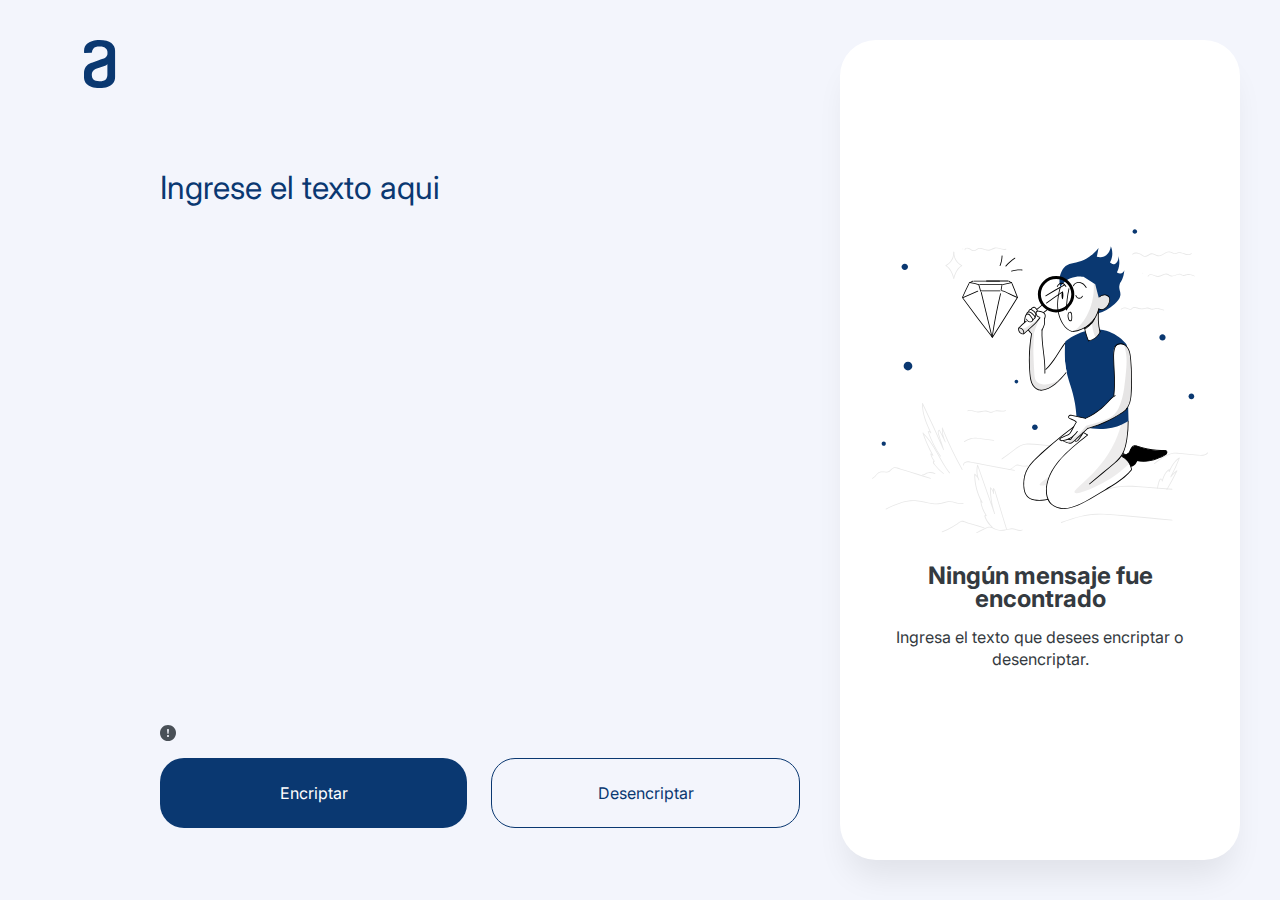
<file: index.html>
<!DOCTYPE html>
<html lang="es">
<head>
    <meta charset="UTF-8">
    <meta http-equiv="X-UA-Compatible" content="IE=edge">
    <meta name="viewport" content="width=\, initial-scale=1.0">
    <link rel="stylesheet" href="reset.css">
    <link rel="stylesheet" href="style.css">
    <link rel="shortcut icon" href="img/logo.svg">
    <title>Encriptador</title>
</head>
<body>
    <div class="container">
        <header class="header">
            <h1 class="header__h1">
                <a href="#" class="header__logo">
                    <img class="header__img" src="img/logo.svg" alt="Alura" title="Alura">
                </a>
            </h1>
        </header>
        <form class="form">
            <textarea class="form__textarea" id="mensaje" placeholder="Ingrese el texto aqui"></textarea>
            <div class="form__alert alert">
                <img class="alert__icon" src="img/info.svg" alt="Info" loading="lazy">
                <p class="alert__p disable" id="alertText">Solo letras minúsculas y sin acentos</p>
            </div>
            <div class="form__btns">
                <button class="form__button" onclick="encriptar(event);">Encriptar</button>
                <button class="form__button form__button--outline" onclick="desencriptar(event);">Desencriptar</button>
            </div>
        </form>
        <div class="card">
            <div class="vacio" id="vacio">
                <img class="vacio__img" src="img/juguete.svg" alt="toy" loading="lazy">
                <div class="vacio__mensaje">
                    <p class="vacio__problema">Ningún mensaje fue encontrado</p>
                    <p class="vacio__solucion">Ingresa el texto que desees encriptar o desencriptar.</p>
                </div>
            </div>
            <div class="resultado disable" id="resultado">
                <p class="resultado__p" id="texto"></p>
                <button class="resultado__button" onclick="copiarPortapapeles();">Copiar</button>
            </div>
        </div>
    </div>

    <script src="JAVA.js"></script>
</body>
</html>
</file>
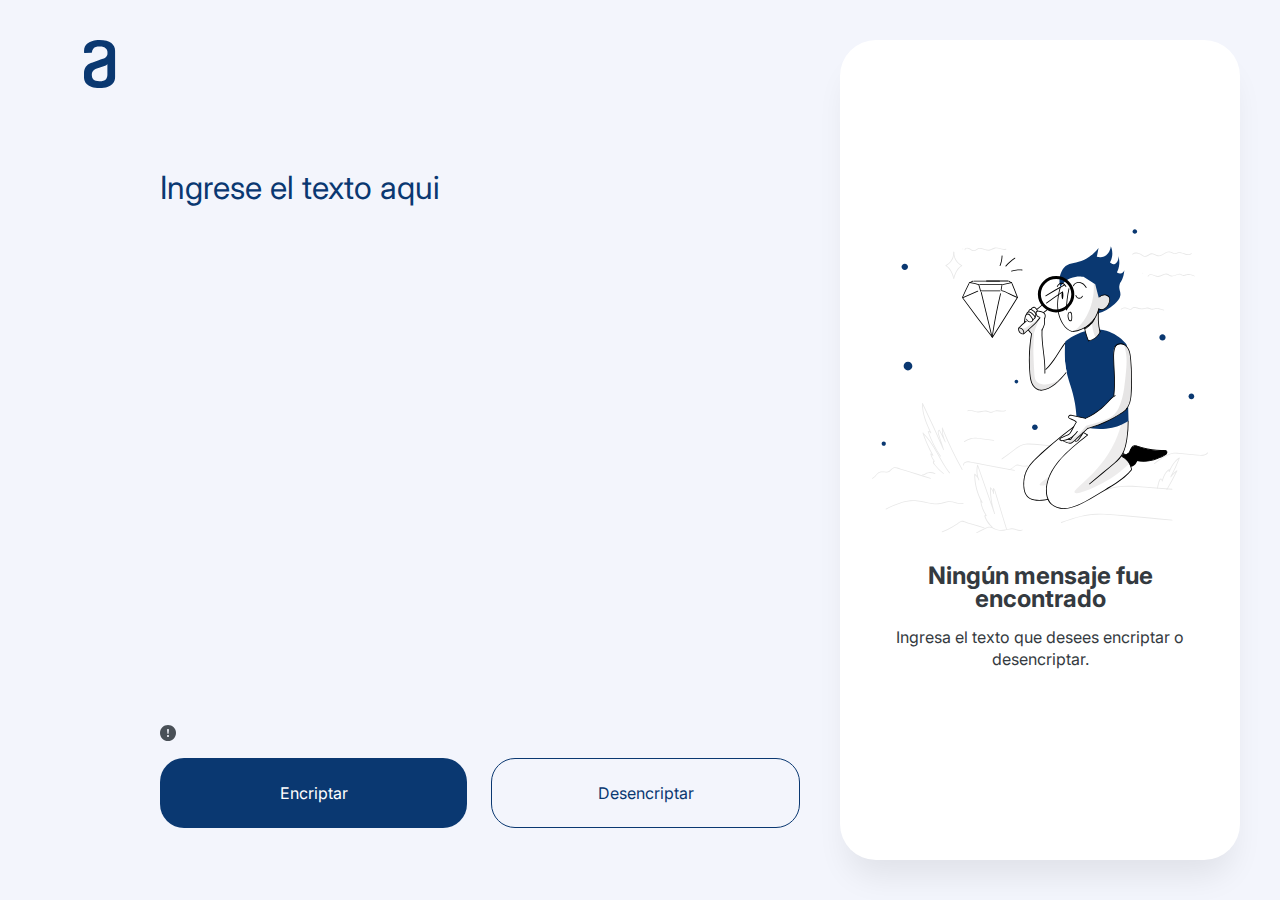
<file: Proyecto-Alura/Encriptador.html>
<!DOCTYPE html>
<html lang="es">
<head>
    <meta charset="UTF-8">
    <meta http-equiv="X-UA-Compatible" content="IE=edge">
    <meta name="viewport" content="width=\, initial-scale=1.0">
    <link rel="stylesheet" href="reset.css">
    <link rel="stylesheet" href="style.css">
    <link rel="shortcut icon" href="img/logo.svg">
    <title>Encriptador</title>
</head>
<body>
    <div class="container">
        <header class="header">
            <h1 class="header__h1">
                <a href="#" class="header__logo">
                    <img class="header__img" src="img/logo.svg" alt="Alura" title="Alura">
                </a>
            </h1>
        </header>
        <form class="form">
            <textarea class="form__textarea" id="mensaje" placeholder="Ingrese el texto aqui"></textarea>
            <div class="form__alert alert">
                <img class="alert__icon" src="img/info.svg" alt="Info" loading="lazy">
                <p class="alert__p disable" id="alertText">Solo letras minúsculas y sin acentos</p>
            </div>
            <div class="form__btns">
                <button class="form__button" onclick="encriptar(event);">Encriptar</button>
                <button class="form__button form__button--outline" onclick="desencriptar(event);">Desencriptar</button>
            </div>
        </form>
        <div class="card">
            <div class="vacio" id="vacio">
                <img class="vacio__img" src="img/juguete.svg" alt="toy" loading="lazy">
                <div class="vacio__mensaje">
                    <p class="vacio__problema">Ningún mensaje fue encontrado</p>
                    <p class="vacio__solucion">Ingresa el texto que desees encriptar o desencriptar.</p>
                </div>
            </div>
            <div class="resultado disable" id="resultado">
                <p class="resultado__p" id="texto"></p>
                <button class="resultado__button" onclick="copiarPortapapeles();">Copiar</button>
            </div>
        </div>
    </div>

    <script src="JAVA.js"></script>
</body>
</html>
</file>
<file: style.css>
@import url('https://fonts.googleapis.com/css2?family=Inter:wght@400;700&display=swap');

/* Colores */

:root {
    /* Dark blue */
    --dark-blue-100: #609ED4;
    --dark-blue-200: #356EA9;
    --dark-blue-300: #0A3871;
    --dark-blue-400: #072B61;
    --dark-blue-500: #052051;
    /* Light blue */
    --light-blue-100: #F3F5FC;
    --light-blue-200: #EFF1FA;
    --light-blue-300: #E9ECF8;
    --light-blue-400: #AAB2D5;
    --light-blue-500: #757FB2;
    /* Gray */
    --gray-100: #CED4DA;
    --gray-200: #ADB5BD;
    --gray-300: #868E96;
    --gray-400: #495057;
    --gray-500: #343A40;

    --white: #fff;
}


body {
    background-color: var(--light-blue-100);
    color: var(--gray-500);

    font-family: 'Inter', sans-serif;
}

.container {
    width: 100%;
    min-height: 100vh;
    max-width: 90rem;
    padding: 2.5rem;

    display: flex;
    flex-flow: row nowrap;
    justify-content: space-between;
}

.header {
    max-width: 7.5rem;
    width: 100%;
}
.header__h1 {
    margin: 0 2.75rem 0 2.75rem;
}
.header__logo {}
.header__img {}

.form {
    max-width: 42.5rem;
    width: 100%;
    padding: 2rem 0 2rem 0;

    display: flex;
    flex-direction: column;
}
.form__textarea {
    height: 100%;
    margin: 6rem 0 0 0;

    color: var(--dark-blue-300);
    
    resize: none;

    font-size: 2em;
}
.form__textarea:focus {
    outline: none;
}
.form__textarea::placeholder {
    color: var(--dark-blue-300);
    opacity: 1;
}
.form__alert {}
.alert {
    max-height: 1.125rem;
    margin: 1rem 0 1rem 0;

    display: flex;
    flex-flow: row nowrap;
    align-items: center;
}
.alert__icon {
    width: 1rem;
    margin: 1px .5rem 1px 0;
}
.alert__p {
    color: var(--gray-400);
    font-size: .75rem;
}
.form__btns {
    width: 100%;

    display: flex;
    flex-flow: row nowrap;
    justify-content: space-between;

    gap: 1.5rem;
}
.form__button {
    background-color: var(--dark-blue-300);
    color: var(--white);
    width: 100%;
    padding: 1.5rem;
    border-radius: 1.5rem;

    font-size: 1em;
    cursor: pointer;
}
.form__button:hover {
    background-color: var(--dark-blue-400);
}
.form__button--outline {
    background-color: transparent;
    color: var(--dark-blue-300);
    border: 1px solid var(--dark-blue-300);
}
.form__button--outline:hover {
    background-color: var(--light-blue-300);
}

.card {
    background-color: var(--white);
    max-width: 25rem;
    width: 100%;
    margin: 0 0 0 2.5rem;
    padding: 2rem;
    border-radius: 2.25rem;

    display: flex;
    flex-direction: column;
    justify-content: center;
    align-items: center;

    box-shadow: 0px 24px 32px -8px rgba(0, 0, 0, 0.08);
}

.vacio {
    display: flex;
    flex-direction: column;
}
.vacio__img {
    margin: 0 0 2rem 0;
}
.vacio__mensaje {
    display: flex;
    flex-direction: column;
    text-align: center;
}
.vacio__problema {
    margin: 0 0 1rem 0;

    font-size: 1.5em;
    font-weight: bold;
}
.vacio__solucion {
    font-size: 1em;
}

.resultado {
    width: 100%;
    height: 100%;

    display: flex;
    flex-direction: column;
    justify-content: space-between;
}
.resultado__p {
    height: 100%;
    margin: 0 0 1rem 0;
    word-wrap: break-word;

    color: var(--gray-400);

    font-size: 1.5em;
    line-height: 1.5em;
}
.resultado__button {
    width: 100%;
    padding: 1.5rem;

    background-color: transparent;
    color: var(--dark-blue-300);
    border: 1px solid var(--dark-blue-300);

    border-radius: 1.5rem;

    cursor: pointer;
}
.resultado__button:hover {
    background-color: var(--light-blue-300);
}

/* Clases para activar y desactivar contenido */
.disable {
    display: none;
}

/* Responsive tablet */

@media (max-width: 960px) {
    .container {
        width: 100%;
    
        flex-direction: column;
        justify-content: flex-start;
    }

    .header {
        max-width: 100%;
        height: 7.5rem;
        margin: 0 0 2.5rem 0;

        display: flex;
        align-items: center;
        flex-flow: row nowrap;
    }
    .header__h1 {
        margin: 0;
    }
    
    .form {
        max-width: 100%;
        padding: 2.5rem 0 2.5rem 0;
        margin: 0 0 1.5rem 0;
    }
    .form__textarea {
        margin: 2.5rem 0 0 0;
        min-height: 36.25rem;
    }
    .form__btns {
        width: 100%;
    
        display: flex;
        flex-flow: row nowrap;
    }

    .card {
        max-width: 100%;
        padding: 2rem;
        margin: 0;
    }
    
    .vacio {
        width: 100%;
    }
    .vacio__img {
        display: none;
    }
    
    .resultado__p {
        margin: 0 0 2rem 0;
    }

    /* Clases para activar y desactivar contenido */
    .disable {
        display: none;
    }
}


/* Responsive para movil */

@media (max-width: 480px) {
    .container {
        width: 100%;
        padding: 0 0 2.5rem 0;
    
        flex-direction: column;
        justify-content: flex-start;
    }

    .header {
        max-width: 100%;
        height: 6rem;
        margin: 0;
        padding: 1.5rem 1rem;

        display: flex;
        align-items: center;
        flex-flow: row nowrap;
    }
    .header__h1 {
        margin: 0;
    }
    
    .form {
        max-width: 100%;
        padding: 0 1rem;
        margin: 0 0 4rem 0;
    }
    .form__textarea {
        margin: 3.5rem 0 0 0;
        min-height: 17.6875rem;
    }
    .form__btns {
        width: 100%;
    
        display: flex;
        flex-direction: column;
    }

    .card {
        max-width: calc(100% - 2rem);
        padding: 2rem;
        margin: 0 1rem 0 1rem;
    }
    
    .vacio {
        max-width: 100%;
    }
    .vacio__img {
        display: none;
    }
    
    .resultado__p {
        margin: 0 0 2rem 0;
    }

    /* Clases para activar y desactivar contenido */
    .disable {
        display: none;
    }
}
</file>
<file: Proyecto-Alura/style.css>
@import url('https://fonts.googleapis.com/css2?family=Inter:wght@400;700&display=swap');

/* Colores */

:root {
    /* Dark blue */
    --dark-blue-100: #609ED4;
    --dark-blue-200: #356EA9;
    --dark-blue-300: #0A3871;
    --dark-blue-400: #072B61;
    --dark-blue-500: #052051;
    /* Light blue */
    --light-blue-100: #F3F5FC;
    --light-blue-200: #EFF1FA;
    --light-blue-300: #E9ECF8;
    --light-blue-400: #AAB2D5;
    --light-blue-500: #757FB2;
    /* Gray */
    --gray-100: #CED4DA;
    --gray-200: #ADB5BD;
    --gray-300: #868E96;
    --gray-400: #495057;
    --gray-500: #343A40;

    --white: #fff;
}


body {
    background-color: var(--light-blue-100);
    color: var(--gray-500);

    font-family: 'Inter', sans-serif;
}

.container {
    width: 100%;
    min-height: 100vh;
    max-width: 90rem;
    padding: 2.5rem;

    display: flex;
    flex-flow: row nowrap;
    justify-content: space-between;
}

.header {
    max-width: 7.5rem;
    width: 100%;
}
.header__h1 {
    margin: 0 2.75rem 0 2.75rem;
}
.header__logo {}
.header__img {}

.form {
    max-width: 42.5rem;
    width: 100%;
    padding: 2rem 0 2rem 0;

    display: flex;
    flex-direction: column;
}
.form__textarea {
    height: 100%;
    margin: 6rem 0 0 0;

    color: var(--dark-blue-300);
    
    resize: none;

    font-size: 2em;
}
.form__textarea:focus {
    outline: none;
}
.form__textarea::placeholder {
    color: var(--dark-blue-300);
    opacity: 1;
}
.form__alert {}
.alert {
    max-height: 1.125rem;
    margin: 1rem 0 1rem 0;

    display: flex;
    flex-flow: row nowrap;
    align-items: center;
}
.alert__icon {
    width: 1rem;
    margin: 1px .5rem 1px 0;
}
.alert__p {
    color: var(--gray-400);
    font-size: .75rem;
}
.form__btns {
    width: 100%;

    display: flex;
    flex-flow: row nowrap;
    justify-content: space-between;

    gap: 1.5rem;
}
.form__button {
    background-color: var(--dark-blue-300);
    color: var(--white);
    width: 100%;
    padding: 1.5rem;
    border-radius: 1.5rem;

    font-size: 1em;
    cursor: pointer;
}
.form__button:hover {
    background-color: var(--dark-blue-400);
}
.form__button--outline {
    background-color: transparent;
    color: var(--dark-blue-300);
    border: 1px solid var(--dark-blue-300);
}
.form__button--outline:hover {
    background-color: var(--light-blue-300);
}

.card {
    background-color: var(--white);
    max-width: 25rem;
    width: 100%;
    margin: 0 0 0 2.5rem;
    padding: 2rem;
    border-radius: 2.25rem;

    display: flex;
    flex-direction: column;
    justify-content: center;
    align-items: center;

    box-shadow: 0px 24px 32px -8px rgba(0, 0, 0, 0.08);
}

.vacio {
    display: flex;
    flex-direction: column;
}
.vacio__img {
    margin: 0 0 2rem 0;
}
.vacio__mensaje {
    display: flex;
    flex-direction: column;
    text-align: center;
}
.vacio__problema {
    margin: 0 0 1rem 0;

    font-size: 1.5em;
    font-weight: bold;
}
.vacio__solucion {
    font-size: 1em;
}

.resultado {
    width: 100%;
    height: 100%;

    display: flex;
    flex-direction: column;
    justify-content: space-between;
}
.resultado__p {
    height: 100%;
    margin: 0 0 1rem 0;
    word-wrap: break-word;

    color: var(--gray-400);

    font-size: 1.5em;
    line-height: 1.5em;
}
.resultado__button {
    width: 100%;
    padding: 1.5rem;

    background-color: transparent;
    color: var(--dark-blue-300);
    border: 1px solid var(--dark-blue-300);

    border-radius: 1.5rem;

    cursor: pointer;
}
.resultado__button:hover {
    background-color: var(--light-blue-300);
}

/* Clases para activar y desactivar contenido */
.disable {
    display: none;
}

/* Responsive tablet */

@media (max-width: 960px) {
    .container {
        width: 100%;
    
        flex-direction: column;
        justify-content: flex-start;
    }

    .header {
        max-width: 100%;
        height: 7.5rem;
        margin: 0 0 2.5rem 0;

        display: flex;
        align-items: center;
        flex-flow: row nowrap;
    }
    .header__h1 {
        margin: 0;
    }
    
    .form {
        max-width: 100%;
        padding: 2.5rem 0 2.5rem 0;
        margin: 0 0 1.5rem 0;
    }
    .form__textarea {
        margin: 2.5rem 0 0 0;
        min-height: 36.25rem;
    }
    .form__btns {
        width: 100%;
    
        display: flex;
        flex-flow: row nowrap;
    }

    .card {
        max-width: 100%;
        padding: 2rem;
        margin: 0;
    }
    
    .vacio {
        width: 100%;
    }
    .vacio__img {
        display: none;
    }
    
    .resultado__p {
        margin: 0 0 2rem 0;
    }

    /* Clases para activar y desactivar contenido */
    .disable {
        display: none;
    }
}


/* Responsive para movil */

@media (max-width: 480px) {
    .container {
        width: 100%;
        padding: 0 0 2.5rem 0;
    
        flex-direction: column;
        justify-content: flex-start;
    }

    .header {
        max-width: 100%;
        height: 6rem;
        margin: 0;
        padding: 1.5rem 1rem;

        display: flex;
        align-items: center;
        flex-flow: row nowrap;
    }
    .header__h1 {
        margin: 0;
    }
    
    .form {
        max-width: 100%;
        padding: 0 1rem;
        margin: 0 0 4rem 0;
    }
    .form__textarea {
        margin: 3.5rem 0 0 0;
        min-height: 17.6875rem;
    }
    .form__btns {
        width: 100%;
    
        display: flex;
        flex-direction: column;
    }

    .card {
        max-width: calc(100% - 2rem);
        padding: 2rem;
        margin: 0 1rem 0 1rem;
    }
    
    .vacio {
        max-width: 100%;
    }
    .vacio__img {
        display: none;
    }
    
    .resultado__p {
        margin: 0 0 2rem 0;
    }

    /* Clases para activar y desactivar contenido */
    .disable {
        display: none;
    }
}
</file>
